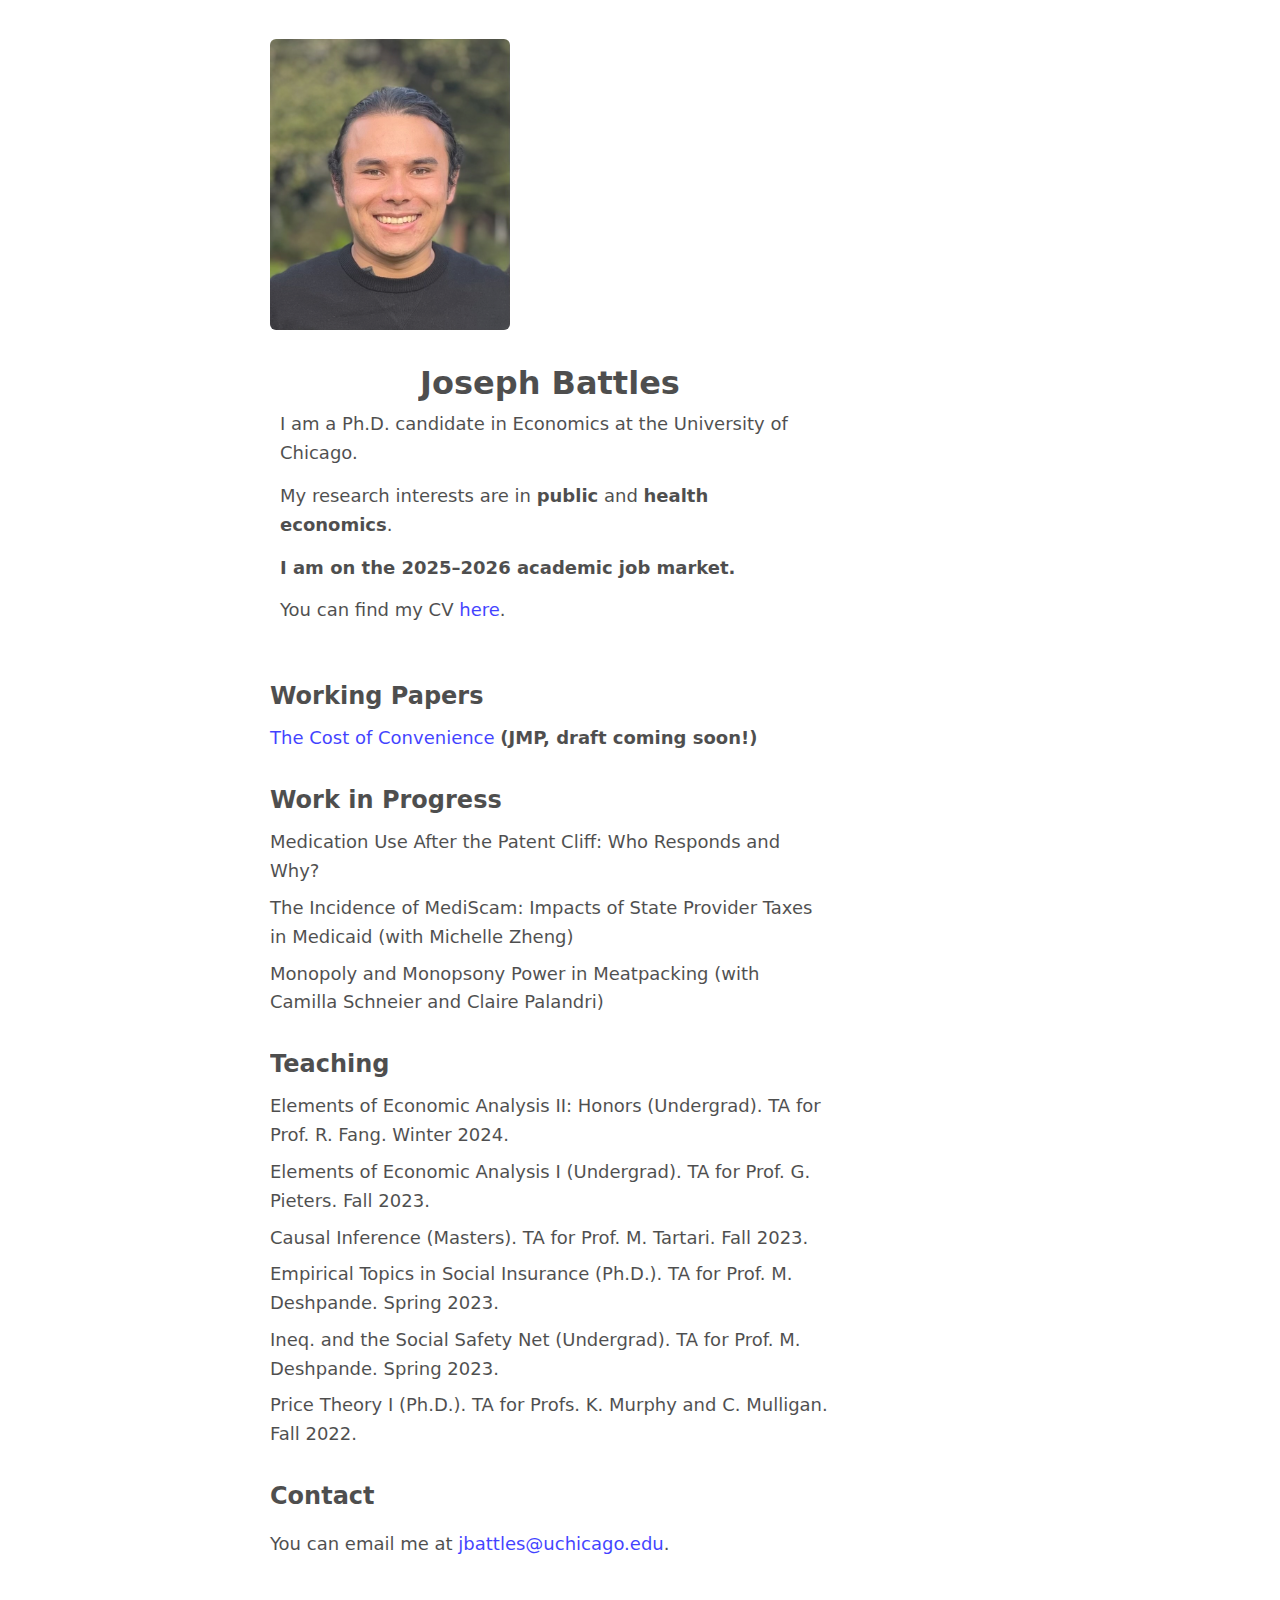
<file: index.html>
<!DOCTYPE html>
<html lang="en" xmlns="http://www.w3.org/1999/xhtml">
<head>
  <!-- Google tag (gtag.js) -->
  <script async src="https://www.googletagmanager.com/gtag/js?id=G-53KJZ32VW7"></script>
  <script>
    window.dataLayer = window.dataLayer || [];
    function gtag(){ dataLayer.push(arguments); }
    gtag('js', new Date());
    gtag('config', 'G-53KJZ32VW7');
  </script>

  <meta charset="utf-8" />
  <meta name="generator" content="pandoc" />
  <meta name="viewport" content="width=device-width, initial-scale=1" />
  <meta name="keywords" content="Joseph Battles" />
  <meta name="description" content="Joseph Battles" />
  <title>Joseph Battles</title>

  <!-- Existing Pandoc styles (kept) -->
  <style>
    code{white-space:pre-wrap;}
    span.smallcaps{font-variant:small-caps;}
    div.columns{display:flex;gap:min(4vw,1.5em);}
    div.column{flex:auto;overflow-x:auto;}
    div.hanging-indent{margin-left:1.5em;text-indent:-1.5em;}
    ul.task-list[class]{list-style:none;}
    ul.task-list li input[type="checkbox"]{font-size:inherit;width:.8em;margin:0 .8em .2em -1.6em;vertical-align:middle;}
    .display.math{display:block;text-align:center;margin:.5rem auto;}
    .hanging-indent div.csl-entry{margin-left:2em;text-indent:-2em;}
    div.csl-left-margin{min-width:2em;float:left;}
    div.csl-right-inline{margin-left:2em;padding-left:1em;}
    div.csl-indent{margin-left:2em;}
  </style>

  <!-- Minimal responsive layout/typography -->
  <style>
    :root { --maxw: 960px; --gutter: 20px; --accent: #0a58ca; }
    html { box-sizing: border-box; }
    *,*::before,*::after { box-sizing: inherit; }
    body {
      margin: 0;
      font: 16px/1.6 system-ui, -apple-system, "Segoe UI", Roboto, Arial, sans-serif;
      color: #111;
      -webkit-text-size-adjust: 100%;
    }
    a { color: var(--accent); text-decoration: none; }
    a:hover, a:focus { text-decoration: underline; }

    .container {
      max-width: var(--maxw);
      margin: 0 auto;
      padding: 24px var(--gutter);
    }

    /* Hero: image + text, responsive without floats/inline padding */
    .hero {
      display: flex;
      align-items: center;
      gap: 24px;
      margin-bottom: 28px;
      flex-wrap: wrap; /* stacks on narrow screens */
    }
    .hero__img {
      flex: 0 0 auto;
      width: 240px;             /* desktop target */
      max-width: 45vw;          /* avoid overflow on small screens */
      height: auto;
      border-radius: 6px;
      display: block;
    }
    .hero__copy { flex: 1 1 300px; min-width: 260px; }
    h1 { font-size: 2rem; line-height: 1.2; margin: 0 0 8px; }
    h2 { font-size: 1.5rem; line-height: 1.3; margin: 32px 0 12px; }

    /* Section spacing/clean lists */
    .lead p { margin: 0 0 14px; }
    .list { padding: 0; margin: 0 0 10px 0; list-style: none; }
    .list li { margin: 0 0 8px; }

    /* Small screens */
    @media (max-width: 640px) {
      .hero { align-items: flex-start; }
      .hero__img { width: 60vw; max-width: 320px; }
      h1 { font-size: 1.6rem; }
      h2 { font-size: 1.25rem; margin-top: 24px; }
    }

    /* Optional dark mode */
    @media (prefers-color-scheme: dark) {
      body { background:#0c0c0c; color:#e9e9e9; }
      a { color:#70a6ff; }
    }
  </style>

  <link rel="stylesheet" href="style.css" />
  <!--[if lt IE 9]>
    <script src="//cdnjs.cloudflare.com/ajax/libs/html5shiv/3.7.3/html5shiv-printshiv.min.js"></script>
  <![endif]-->
</head>
<body>
  <div class="container">
    <header class="hero" role="banner">
      <img
        src="battles_casual.jpeg"
        alt="Photo of Joseph Battles"
        class="hero__img"
        loading="lazy"
        decoding="async"
        width="240"
        height="320"
      />
      <div class="hero__copy lead">
        <h1 id="econbattles">Joseph Battles</h1>
        <p>I am a Ph.D. candidate in Economics at the University of Chicago.</p>
        <p>My research interests are in <strong>public</strong> and <strong>health economics</strong>.</p>
        <p><strong>I am on the 2025–2026 academic job market.</strong></p>
        <p>You can find my CV <a href="battles_cv_public.pdf">here</a>.</p>
      </div>
    </header>

    <main role="main">
      <section aria-labelledby="working-papers">
        <h2 id="working-papers">Working Papers</h2>
        <ul class="list">
          <li>
            <a href="#" aria-label="The Cost of Convenience (paper link pending)">The Cost of Convenience</a>
            <strong> (JMP, draft coming soon!)</strong>
          </li>
        </ul>
      </section>

      <section aria-labelledby="wip">
        <h2 id="wip">Work in Progress</h2>
        <ul class="list">
          <li>Medication Use After the Patent Cliff: Who Responds and Why?</li>
          <li>The Incidence of MediScam: Impacts of State Provider Taxes in Medicaid (with Michelle Zheng)</li>
          <li>Monopoly and Monopsony Power in Meatpacking (with Camilla Schneier and Claire Palandri)</li>
          <!-- The following line was commented with invalid syntax; fixing and keeping as a proper HTML comment:
          <li>The Effect of Slaughterhouses on Water Quality (with Camilla Schneier and Claire Palandri)</li>
          -->
        </ul>
      </section>

      <section aria-labelledby="teaching">
        <h2 id="teaching">Teaching</h2>
        <ul class="list">
          <li>Elements of Economic Analysis II: Honors (Undergrad). TA for Prof. R. Fang. Winter 2024.</li>
          <li>Elements of Economic Analysis I (Undergrad). TA for Prof. G. Pieters. Fall 2023.</li>
          <li>Causal Inference (Masters). TA for Prof. M. Tartari. Fall 2023.</li>
          <li>Empirical Topics in Social Insurance (Ph.D.). TA for Prof. M. Deshpande. Spring 2023.</li>
          <li>Ineq. and the Social Safety Net (Undergrad). TA for Prof. M. Deshpande. Spring 2023.</li>
          <li>Price Theory I (Ph.D.). TA for Profs. K. Murphy and C. Mulligan. Fall 2022.</li>
        </ul>
      </section>

      <section aria-labelledby="contact">
        <h2 id="contact">Contact</h2>
        <p>You can email me at <a href="mailto:jbattles@uchicago.edu">jbattles@uchicago.edu</a>.</p>
      </section>
    </main>
  </div>
</body>
</html>
</file>
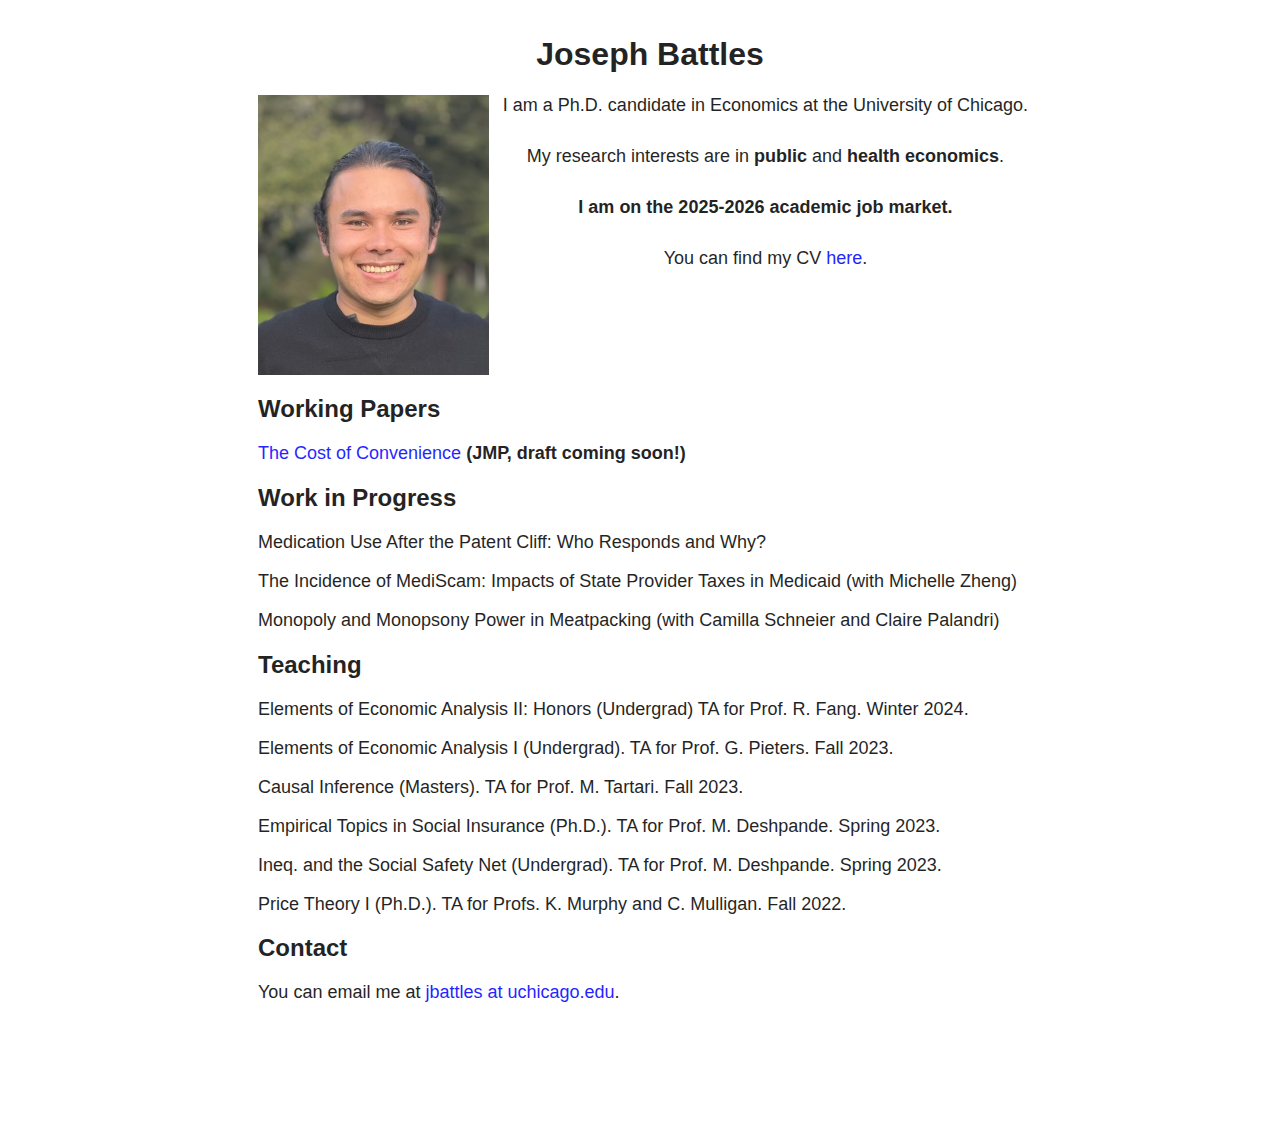
<file: index_old.html>
<!DOCTYPE html>
<html xmlns="http://www.w3.org/1999/xhtml" lang="" xml:lang="">
<head>

  <!-- Google tag (gtag.js) -->
  <script async src="https://www.googletagmanager.com/gtag/js?id=G-53KJZ32VW7"></script>
  <script>
    window.dataLayer = window.dataLayer || [];
    function gtag(){dataLayer.push(arguments);}
    gtag('js', new Date());

    gtag('config', 'G-53KJZ32VW7');
  </script>
  
  <meta charset="utf-8" />
  <meta name="generator" content="pandoc" />
  <meta name="viewport" content="width=device-width, initial-scale=1.0, user-scalable=yes" />
  <meta name="keywords" content="Joseph Battles" />
  <meta name="description" content="Joseph Battles" />
  <title>Joseph Battles</title>
  <style>
    code{white-space: pre-wrap;}
    span.smallcaps{font-variant: small-caps;}
    div.columns{display: flex; gap: min(4vw, 1.5em);}
    div.column{flex: auto; overflow-x: auto;}
    div.hanging-indent{margin-left: 1.5em; text-indent: -1.5em;}
    /* The extra [class] is a hack that increases specificity enough to
       override a similar rule in reveal.js */
    ul.task-list[class]{list-style: none;}
    ul.task-list li input[type="checkbox"] {
      font-size: inherit;
      width: 0.8em;
      margin: 0 0.8em 0.2em -1.6em;
      vertical-align: middle;
    }
    .display.math{display: block; text-align: center; margin: 0.5rem auto;}
    /* CSS for citations */
    div.csl-bib-body { }
    div.csl-entry {
      clear: both;
    }
    .hanging-indent div.csl-entry {
      margin-left:2em;
      text-indent:-2em;
    }
    div.csl-left-margin {
      min-width:2em;
      float:left;
    }
    div.csl-right-inline {
      margin-left:2em;
      padding-left:1em;
    }
    div.csl-indent {
      margin-left: 2em;
    }  </style>
  <link rel="stylesheet" href="style.css" />
  <!--[if lt IE 9]>
    <script src="//cdnjs.cloudflare.com/ajax/libs/html5shiv/3.7.3/html5shiv-printshiv.min.js"></script>
  <![endif]-->
</head>
<body>

<h1 id="econbattles">Joseph Battles</h1>
<p><img src="battles_casual.jpeg" height="280" align="left"/></p>
<p style="text-align: center; margin-bottom: 30px;padding-left: 50px;">I am a Ph.D. candidate in Economics at the University of Chicago. </p>
<p style="text-align: center; margin-bottom: 30px;padding-left: 50px;">My research interests are in <strong>public</strong> and <strong>health economics</strong>. </p>
<p style="text-align: center; margin-bottom: 30px;padding-left: 50px;"><strong>I am on the 2025-2026 academic job market.</strong></p>
<p style="text-align: center; padding-left: 50px;">You can find my CV <span style="color:blue"><a href="battles_cv_public.pdf">here</a></span>.</p>

<div style="clear: both;"></div>

<h2 id="working-papers" style="margin-top:30px;">Working Papers</h2>

<p>
  <span style="color:blue;">The Cost of Convenience</span>
  <strong>(JMP, draft coming soon!)</strong>
</p>

<!--
	<p><span style="color:blue"><a href="schneier_chicago_exclusive_dealing.pdf">Distributional Effects of Exclusive Dealing in Retail Real Estate</a></span> <strong>(JMP)</strong> </p>
<p> <em>Abstract: </em>We study the welfare implications of exclusive dealing in the US retail sector. Using a novel dataset, we document widespread use of exclusive dealing contracts that exclude local entry by rival stores. Public officials increasingly critique such practices as anti-competitive. At the same time, the extant literature on exclusive dealing has also shown that these contracts can stimulate entry into otherwise under-served markets. Descriptive analysis suggests that stores with exclusive dealing contracts face fewer competitors and higher prices. Yet, almost all major grocers in under-served neighborhoods have exclusive dealing contracts, suggesting they might encourage entry in low-demand settings. We use a structural approach to measure the counterfactual impact of a ban on exclusive dealing. We estimate a model of household-level store choices that accounts for price sensitivity, distance sensitivity, and potential complementarities across retailers. Upstream, we estimate a static entry game between retailers and landlords that accounts for downstream variable profits and information asymmetry between retailers and landlords. Results show that exclusive dealing benefits most landlords, large retailers, as well as households living in sparse retail environments. Furthermore, banning exclusive dealing would increase welfare for some households, but would cause an increase in the number of households living in food deserts and harm consumers living in these under-resourced areas.<p>
<p><span style="color:blue"><a href="schneier_chicago_dollar_stores.pdf">Buck Wild: The Impact of the Dollar Store on Households and Local Retail Competition</a></span> </p>
<p style="margin-bottom: 20px;"><em>Presented at:</em> Food Access at Dollar Stores (FADS) Workshop (2022), Urban Economics Association European Meeting (2023) <br><br> </p>
--!>

<h2 id="wip">Work in Progress</h2>
<p>Medication Use After the Patent Cliff: Who Responds and Why?</p>
<p>The Incidence of MediScam: Impacts of State Provider Taxes in Medicaid (with Michelle Zheng)</p>
<p style="margin-bottom: 20px;">Monopoly and Monopsony Power in Meatpacking (with Camilla Schneier and Claire Palandri)</p>
<!--<p style="margin-bottom: 20px;">The Effect of Slaughterhouses on Water Quality (with Camilla Schneier and Claire Palandri)<br><br> </p> --!>

<h2 id="teaching">Teaching</h2>
<p>Elements of Economic Analysis II: Honors (Undergrad) TA for Prof. R. Fang. Winter 2024.</p>
<p>Elements of Economic Analysis I (Undergrad). TA for Prof. G. Pieters. Fall 2023.</p>                                            
<p>Causal Inference (Masters). TA for Prof. M. Tartari. Fall 2023.</p>
<p>Empirical Topics in Social Insurance (Ph.D.). TA for Prof. M. Deshpande. Spring 2023.</p>
<p>Ineq. and the Social Safety Net (Undergrad). TA for Prof. M. Deshpande. Spring 2023.</p>
<p>Price Theory I (Ph.D.). TA for Profs. K. Murphy and C. Mulligan. Fall 2022.</p>  

<h2 id="contact">Contact</h2>
<p>You can email me at <a href="mailto:jbattles@uchicago.edu">jbattles at uchicago.edu</a>.</p>
</file>
<file: style.css>
h1{
	font-size: xx-large;
    text-align: center;
    opacity: 0.86;
}
h2{
	font-size: x-large;
    opacity: 0.86;
}
h3{
	font-size: x-large;
    opacity: 0.86;
}
p {
    font-size: large;
    opacity: 0.86;
}
p img {
    background-color: rgba(255, 255, 255, 1);
}
div{
    font-size: large;
    margin: 10px;
    opacity: 0.86;
}
div div{
    font-size: large;
    margin: 10px;
    opacity: 1.0;
}
li{
    font-size: large;
    margin: 10px;
    opacity: 0.86;
}
li li{
    font-size: large;
    margin: 10px;
    opacity: 1.0;
}
a:link{
    color: #0000FF;
    opacity: 1;
    text-decoration: none;
}
a:visited{
    color: #0000FF;
    opacity: 1;
    text-decoration: none;
}
a:hover{
    color: #0000FF;
    opacity: 1;
    text-decoration: underline;
}
html {
    font-family: arial,sans-serif;
    margin-left:150px;
    margin-right:auto;
    width: 800px;
    padding: 100px;
    padding-top:15px;
    background-color: #FFFFFF;
    color: black;
}
#headshot {
    margin: 2px;
    float: right;
}
</file>
